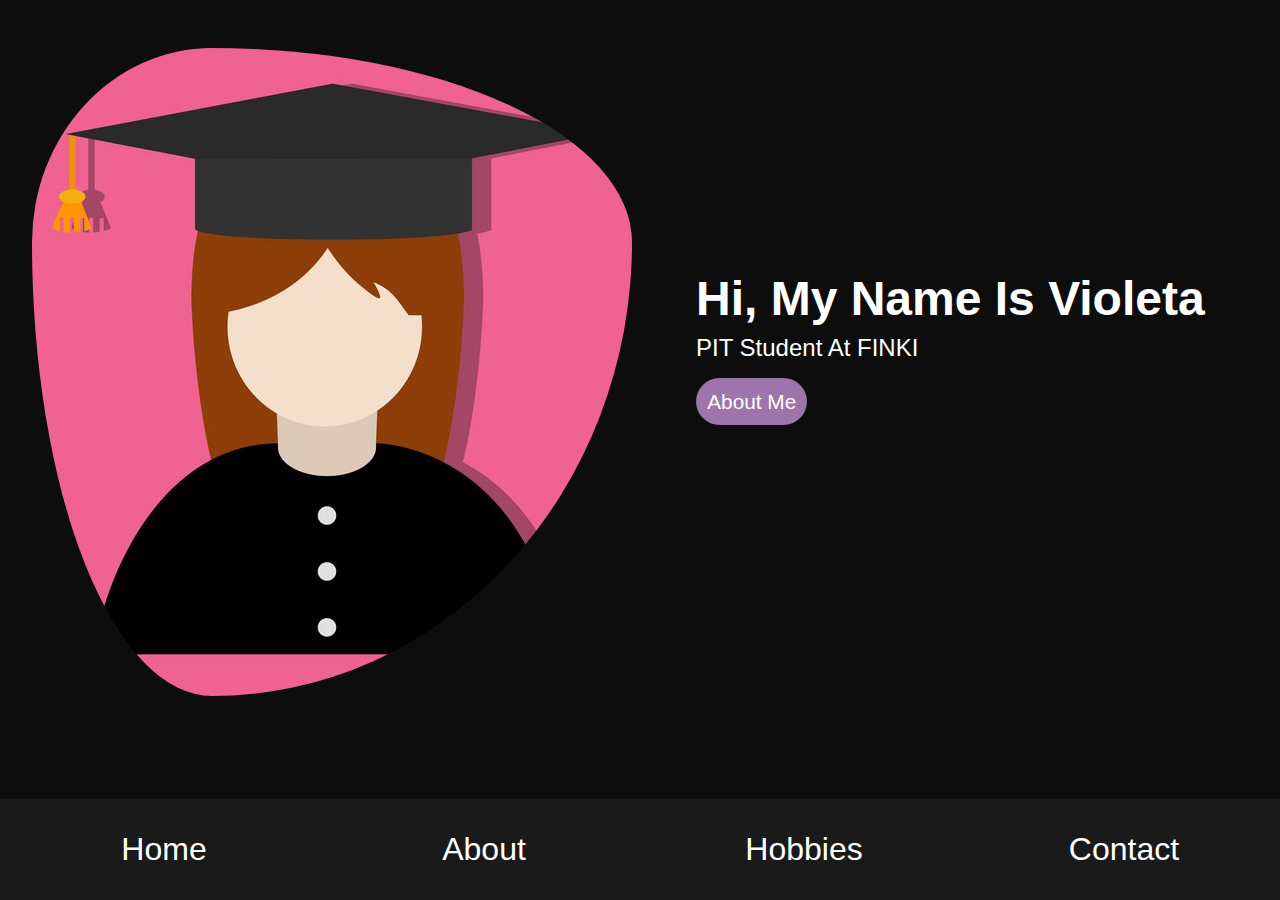
<file: index.html>
<!DOCTYPE html>
<html lang="en">
<head>
    <meta charset="UTF-8">
    <title>Home</title>
  <link rel="stylesheet" href="styles.css">
</head>
<body>

<nav class="navbar">
    <a href="index.html"><i class="fa-home"></i><span>home</span></a>
    <a href="about.html"><i class="fa-user"></i><span>about</span></a>
    <a href="hobbies.html"><i class="fa-hobbies"></i><span>hobbies</span></a>
    <a href="contact.html"><i class="fa-contact"></i><span>contact</span></a>
</nav>

<section class="home">
    <div class="image">
        <img src="student_image.jpg">
    </div>
    <div class="content">
        <h3>Hi, my name is Violeta</h3>
        <span>PIT student at FINKI</span>
        <a href="#" class="button">about me<i class="fa-user"></i></a>
    </div>
</section>


</body>
</html>
</file>
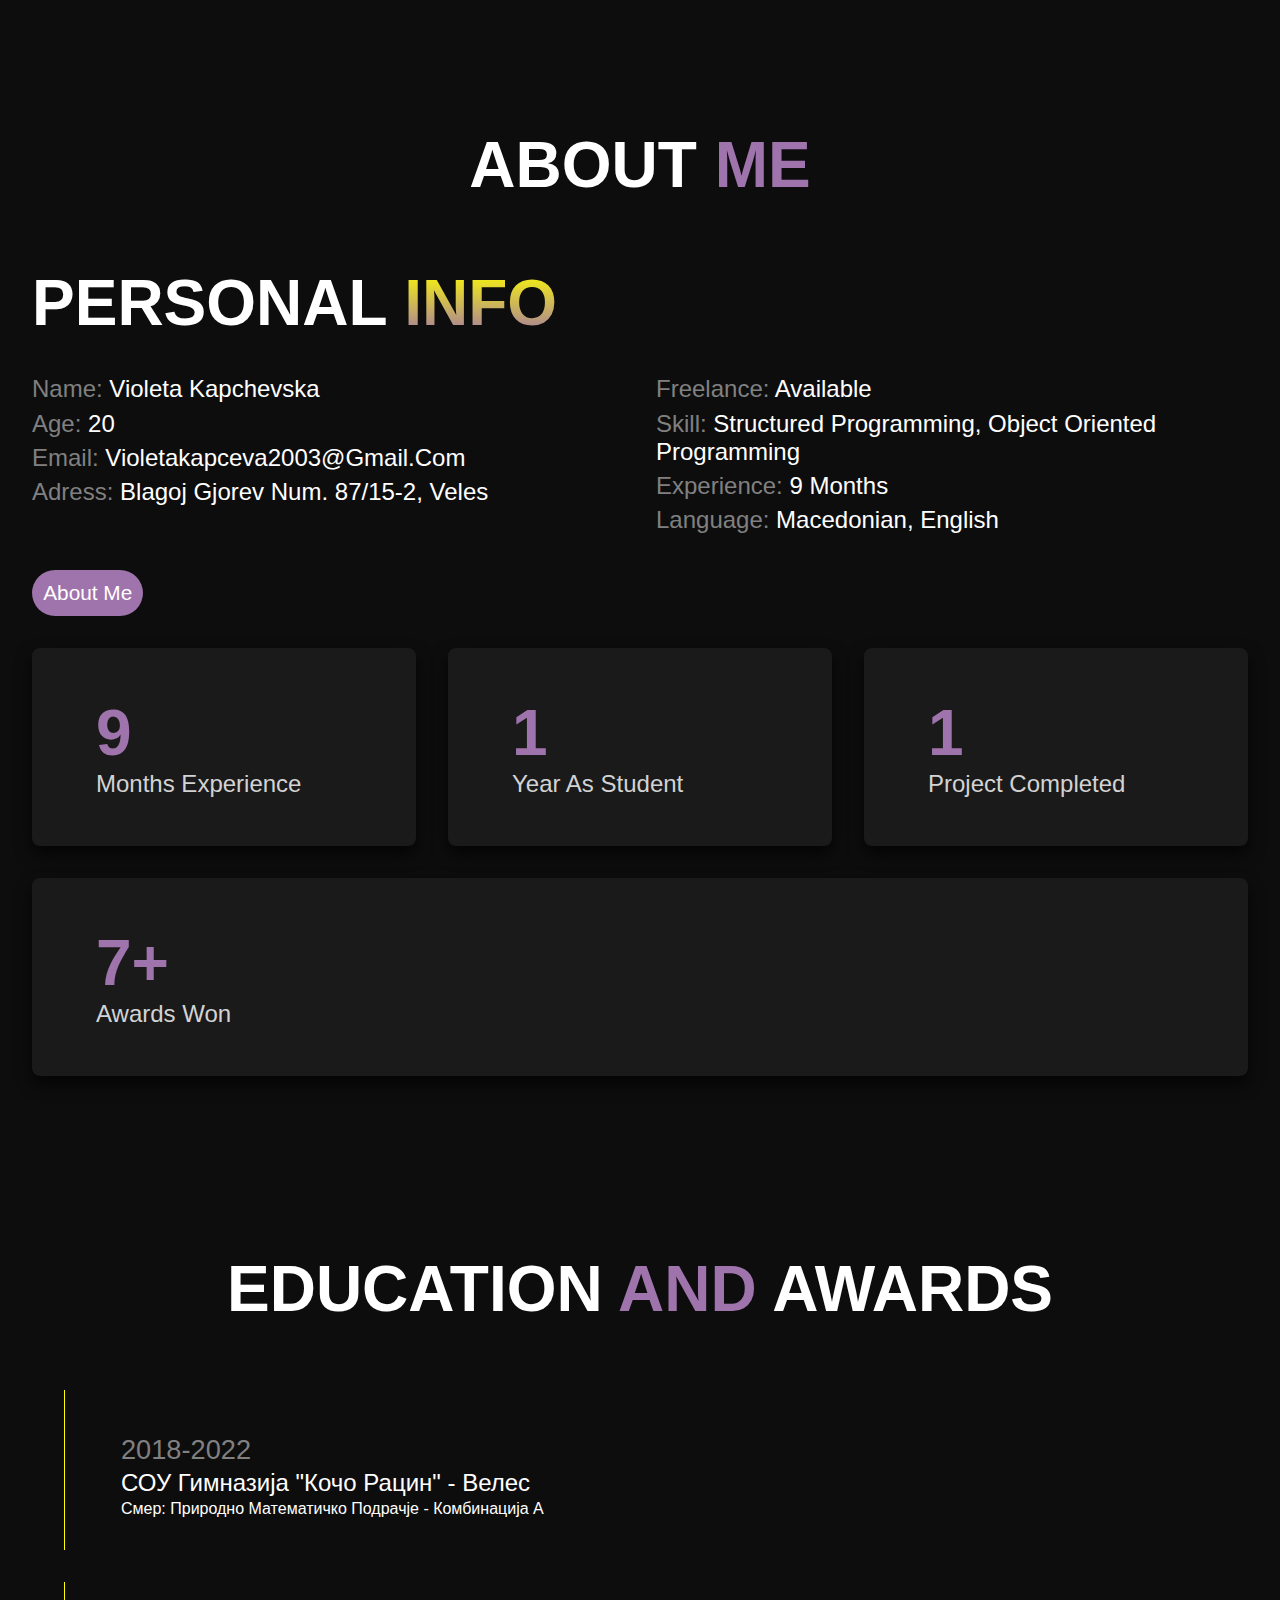
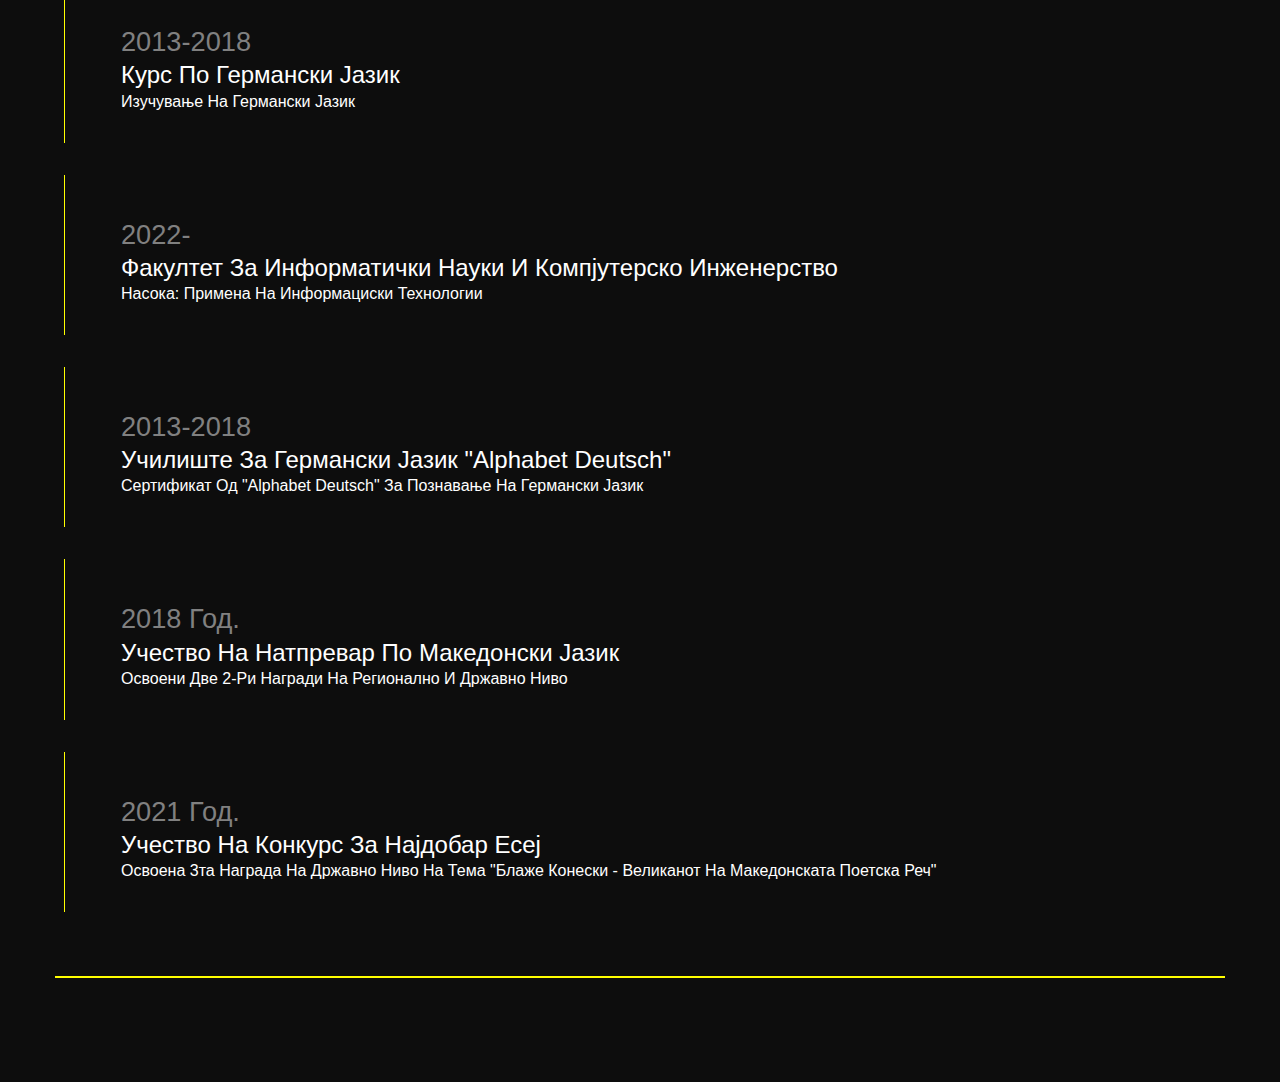
<file: about.html>
<!DOCTYPE html>
<html lang="en">
<head>
    <meta charset="UTF-8">
    <title>About</title>
    <link rel="stylesheet" href="styles.css">
</head>
<body>

<section class="about">
    <h1 class="heading"> about <span>me</span></h1>
    <div class="row">
        <div class="info-container">
              <h1>personal <span class="infoSpan">info</span></h1>
             <div class="box-container">
                <div class="box">
                    <h3><span>name:</span> Violeta Kapchevska</h3>
                    <h3><span>age:</span> 20 </h3>
                    <h3><span>email:</span> violetakapceva2003@gmail.com</h3>
                    <h3><span>adress:</span> Blagoj Gjorev num. 87/15-2, Veles</h3>
                </div>
                 <div class="box">
                     <h3><span>freelance:</span> available</h3>
                     <h3><span>skill:</span> structured programming, object oriented programming </h3>
                     <h3><span>experience:</span> 9 months</h3>
                     <h3><span>language:</span> macedonian, english</h3>
                 </div>
             </div>
               <a href="#" class="button">about me <i class="fa-download"></i></a>
        </div>
        <div class="count-container">
                   <div class="box">
                       <h3>9</h3>
                       <p>months experience</p>
                   </div>
            <div class="box">
                <h3>1</h3>
                <p>year as student</p>
            </div>
            <div class="box">
                <h3>1</h3>
                <p>project completed</p>
            </div>
            <div class="box">
                <h3>7+</h3>
                <p>awards won</p>
            </div>
        </div>
    </div>
</section>



<section class="education">
    <h1 class="heading">Education<span> and </span>awards</h1>
      <div class="box-container">
          <div class="box">
              <i class="fa-education"></i>
              <span>2018-2022</span>
              <h3>СОУ Гимназија "Кочо Рацин" - Велес</h3>
              <p>смер: природно математичко подрачје - комбинација а</p>
          </div>
          <div class="box">
              <i class="fa-education"></i>
              <span>2013-2018</span>
              <h3>Курс по германски јазик</h3>
              <p>Изучување на германски јазик</p>
          </div>
          <div class="box">
              <i class="fa-education"></i>
              <span>2022-</span>
              <h3>Факултет за информатички науки и компјутерско инженерство</h3>
              <p>Насока: примена на информациски технологии</p>
          </div>
          <div class="box">
              <i class="fa-education"></i>
              <span>2013-2018</span>
              <h3>Училиште за германски јазик "Alphabet Deutsch"</h3>
              <p>Сертификат од "Alphabet Deutsch" за познавање на германски јазик</p>
          </div>
          <div class="box">
              <i class="fa-education"></i>
              <span>2018 год.</span>
              <h3>Учество на натпревар по македонски јазик</h3>
              <p>Освоени две 2-ри награди на регионално и државно ниво</p>
          </div>
              <div class="box">
                  <i class="fa-education"></i>
                  <span>2021 год.</span>
                  <h3>Учество на конкурс за најдобар есеј</h3>
                  <p>Освоена 3та награда на државно ниво на тема "Блаже Конески - великанот на македонската поетска реч"</p>
              </div>
      </div>
</section>

<hr class="hrStyle">

</body>
</html>
</file>
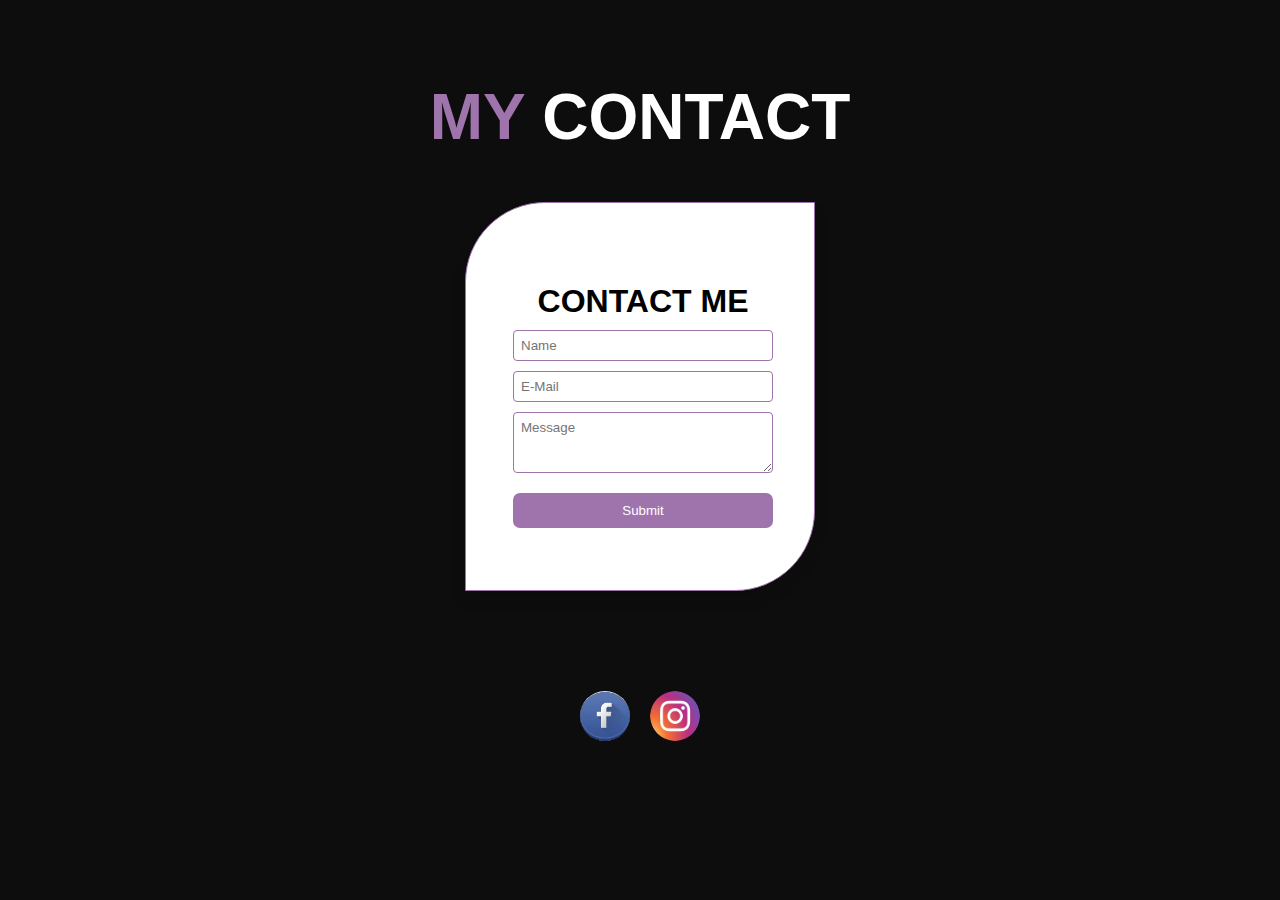
<file: contact.html>
<!DOCTYPE html>
<html lang="en">
<head>
    <meta charset="UTF-8">
    <title>Contact</title>
    <link rel="stylesheet" href="styles.css">
</head>
<body>
<h1 class="heading"><span>my</span> contact</h1>
<div class="wrapper">
    <form>
        <h1 class="f-heading">Contact me</h1>
        <input type="text" placeholder="Name">
        <input type="text" placeholder="E-mail">
        <textarea cols="30" rows="3" placeholder="message"></textarea>
        <button type="submit" class="f-button">Submit</button>
    </form>
</div>

<div class="icons">

    <a href = "https://www.facebook.com/profile.php?id=100011117072853">
        <div class="logo1">
        </div>
    </a>

    <a href = "https://www.instagram.com/viki_1973003/">
        <div class="logo2">
        </div>
    </a>

</div>

</body>
</html>
</file>
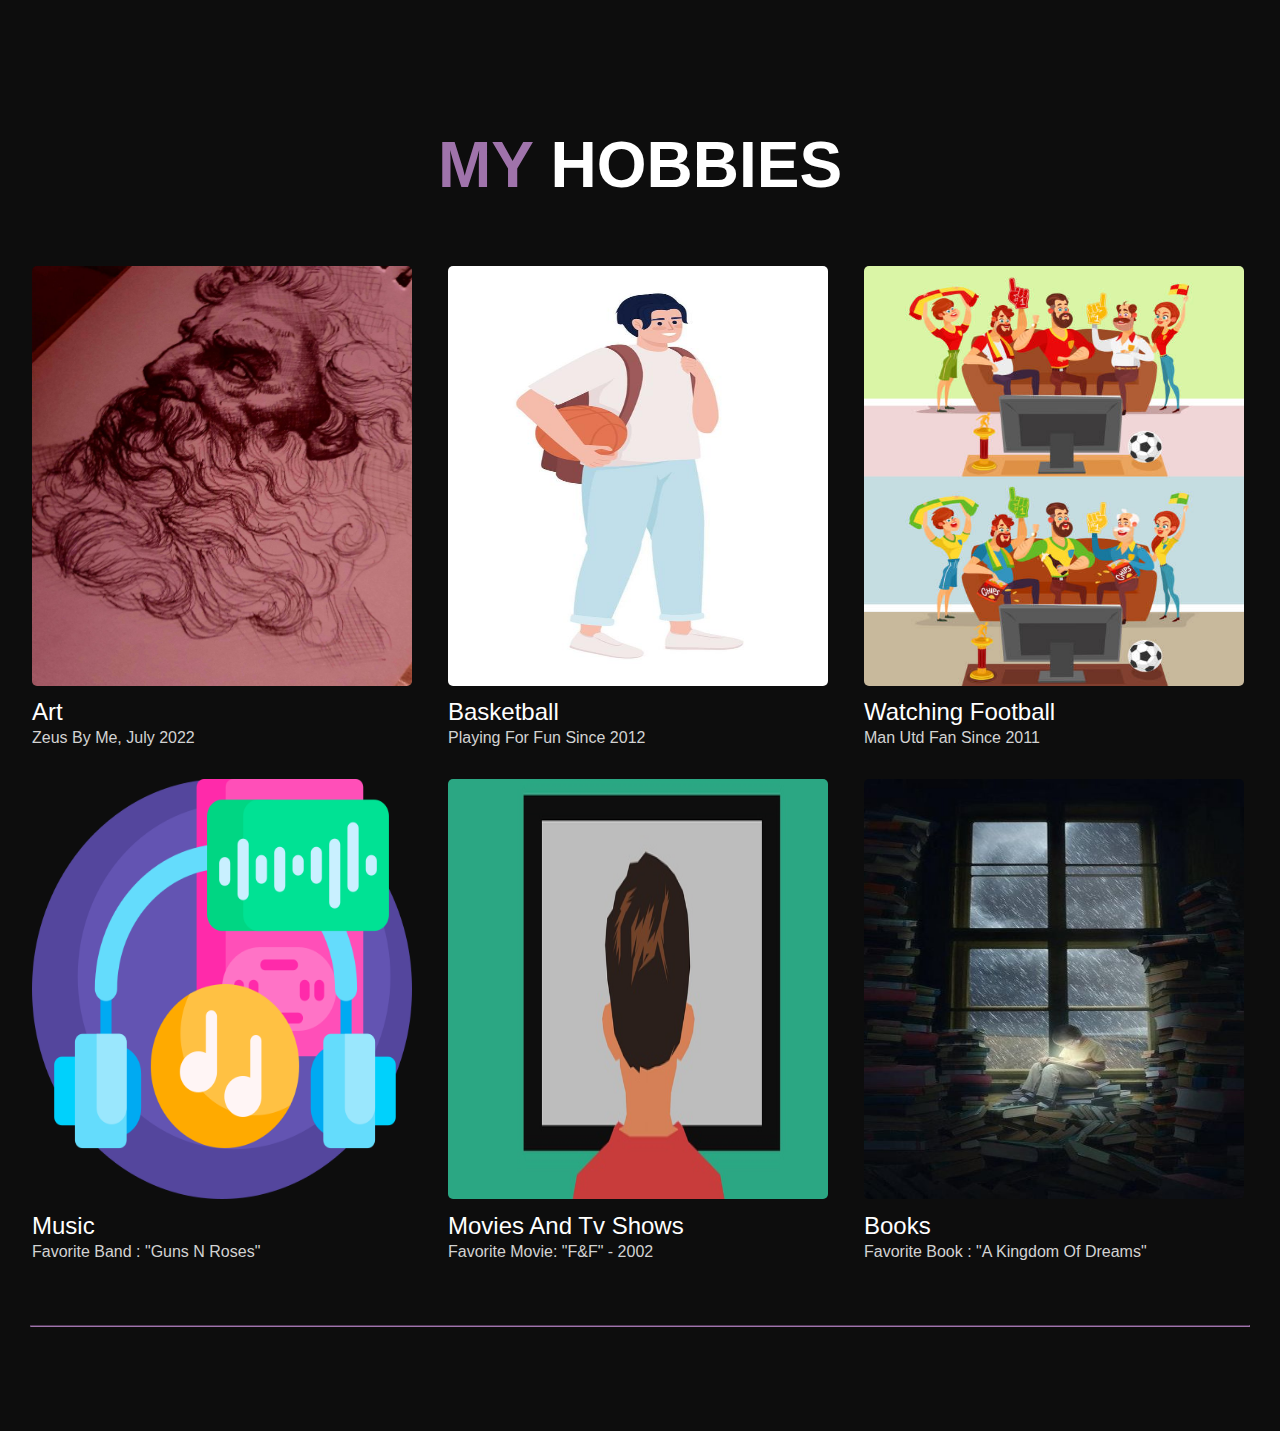
<file: hobbies.html>
<!DOCTYPE html>
<html lang="en">
<head>
    <meta charset="UTF-8">
    <title>Hobbies</title>
    <link rel="stylesheet" href="styles.css">
</head>
<body>

<section class="HOBBIES">
<h1 class="heading"><span>my </span>hobbies</h1>
    <div class="box-container">

        <div class="box">
            <img src="art.jpg">
            <div class="content">
                <h3>Art</h3>
                <p>Zeus by me, july 2022</p>
            </div>
        </div>

        <div class="box">
            <img src="basketball.jpg">
            <div class="content">
                <h3>Basketball</h3>
                <p>playing for fun since 2012</p>
            </div>
        </div>

        <div class="box">
            <img src="football.jpg">
            <div class="content">
                <h3>Watching football</h3>
                <p>man utd fan since 2011</p>
            </div>
        </div>

        <div class="box">
            <img src="music.png">
            <div class="content">
                <h3>Music</h3>
                <p>favorite band : "Guns N Roses"</p>
            </div>
        </div>

        <div class="box">
            <img src="tv.png">
            <div class="content">
                <h3>Movies and tv shows</h3>
                <p>favorite movie: "f&f" - 2002</p>
            </div>
        </div>

        <div class="box">
            <img src="books.jfif">
            <div class="content">
                <h3>Books</h3>
                <p>favorite book : "A kingdom of dreams"</p>
            </div>
        </div>


    </div>
</section>
 <hr class="hrStyle2">




</body>
</html>
</file>
<file: styles.css>
*{
    font-family: sans-serif;
    margin: 0;
    padding: 0;
    box-sizing: border-box;
    text-decoration: none;
    text-transform: capitalize;
    outline: none;
}
body{
    background: #0d0d0d;
    padding-bottom: 6.5rem;
}
section{
    padding: 48px 32px;
}
.button {
    display: inline-block;
    margin-top: 16px;
    border-radius: 64px;
    background: #9F73AB;
    padding: .7rem;
    color: white;
    font-size: 20.8px;
    text-align: center;
}
.button:hover{
    padding: 0.5rem;
}
.heading{
    text-align: center;
    font-size: 5vw;
    color: white;
    margin-bottom: 48px;
    margin-top: 80px;
    text-transform: uppercase;
}
.heading span{
    color: #9F73AB;
    text-transform: uppercase;
}
/*nav bar */

.navbar{
    position: fixed;
    bottom: 0; left: 0; right: 0;
    display: flex;
    z-index: 1000;
    align-items: flex-end;
}
.navbar a {
    padding: 32px;
    font-size: 32px;
    background: #1a1a1a;
    flex: 1;
    color: white;
    text-align: center;
    transition: .2s linear;
}
.navbar a:hover{
    background: linear-gradient(#e66465, #9198e5);
    padding-bottom: 48px;
}
.navbar i{
    padding-right: .5rem;
}

/*home*/
.home{
    display: flex;
    align-items: center;
    flex-wrap: wrap;
    gap: 64px;
}
.home .image{
    width: 600px;
    height: 600px;
}
.home img{
    border-radius: 30% 70% 70% 30% /30% 30% 70% 70%;
}
.content h3{
    font-size: 48px;
    color: white;
    padding-bottom: .5rem;
}
.content span{
    font-size: 24px;
    color: white;
    display: block;
}

/*about section*/
.about .row{
    display: flex;
    flex-wrap: wrap;
    gap: 32px;
    align-items: center;
}
.about .info-container{
    flex: 1 1 42rem;
}
.about .count-container{
    flex: 1 1 42rem;
}
.about h1{
    font-size: 64px;
    text-transform: uppercase;
    color: white;
   padding-bottom: 16px;
}
.about .infoSpan
{
    text-transform: uppercase;
    background: linear-gradient(yellow,#9F73AB);
    -webkit-background-clip: text;
    -webkit-text-fill-color: transparent;
}
.box-container{
    display: flex;
    flex-wrap: wrap;
    padding: 1rem 0;
    gap: 2rem;
}
.box-container .box{
    flex: 1 1 20rem;
}
.box-container .box h3{
    font-size: 24px;
    color: white;
    padding: 0.2rem 0;
    font-weight: normal;
}
.box-container .box span{
    color: gray;
}

.count-container{
    flex: 1 1 42rem;
    display: flex;
    flex-wrap: wrap;
    gap: 32px;
}
.count-container .box{
    flex: 1 1 20rem;
    padding: 48px 64px;
    border-radius: 8px;
    background: #1a1a1a;
    box-shadow: 0 .5rem 1rem rgb(0,0,0,.7);
}
.count-container .box:hover{
    opacity: .2;
}
.count-container .box h3{
    color: #9F73AB;
    font-size: 64px;
}
.count-container .box p{
    color: lightgrey;
    font-size: 24px;
}

/*education and awards*/

.education .box-container{
    display: flex;
    flex-wrap: wrap;

}
.education .box-container .box{
    flex: 1 1 42rem;
    margin-left: 32px;
    padding: 32px;
    padding-left: 56px;
    padding-bottom: 32px;
    border-left: .1rem solid yellow;
    position: relative;
}
.education .box-container .box i{
    height: 72px;
    width: 72px;
    font-size: 72px;
    line-height: 24px;
    text-align: center;
}
.education .box-container .box p{
    color: white;
}
.education .box-container .box span{
    padding-bottom: 100px;
    font-size: 27.2px;
}
.hrStyle{
    margin-left: 55px;
    margin-right: 55px;
    border: 1px solid yellow;
}
.low{
    text-transform: lowercase;
}
/*hobbies section*/
.HOBBIES img{
    height: 420px;
    width: 380px;
    border-radius: 5px;
}
.HOBBIES img:hover{
    opacity: .2;
}
.HOBBIES h3{
    margin-top: 5px;
}
.HOBBIES p{
    color: lightgrey;
}
.hrStyle2{
    border-color: #9F73AB;
    margin-left: 30px;
    margin-right: 30px;
}

/*contact section*/

.wrapper{
    width: 350px;
    height: 389px;
    background: white;
    padding: 10px;
    margin: 100px auto;
    margin-top: 30px;
    box-shadow: 0px 10px 15px rgb(0,0,0,0.1);
    border-bottom-right-radius: 80px;
    border-top-left-radius: 80px;
    border: 1px solid #9F73AB;
}
form{
    width: 260px;
    margin: 70px 37px;
    text-align: center;

}
.f-heading{
    text-transform: uppercase;
    margin-bottom: 10px;
}
input, textarea{
    width: 100%;
    padding: 7px;
    border: none;
    outline: none;
    display: block;
    border-radius: 4px;
    margin-bottom: 10px;
    border: 1px solid #9F73AB;
}
.f-button{
    width: 100%;
    border: none;
    outline: none;
    padding: 10px;
    color: white;
    cursor: pointer;
    margin-top: 10px;
    border-radius: 7px;
    background: #9F73AB;
}
.f-button:hover{
    opacity: .2;
}
.icons{
    display: flex;
    justify-content: center;
}
.logo1{
    height: 50px;
    width: 50px;
    background-image: url(fb.jpg);
    background-size: contain;
    border-radius: 50%;
    margin-right: 20px;
}
.logo2{
    height: 50px;
    width: 50px;
    background-image: url(instagram.png);
    background-size: contain;
    border-radius: 50%;
}
.logo1:hover{
    opacity: .2;
}
.logo2:hover{
     opacity: .2;
 }
</file>
